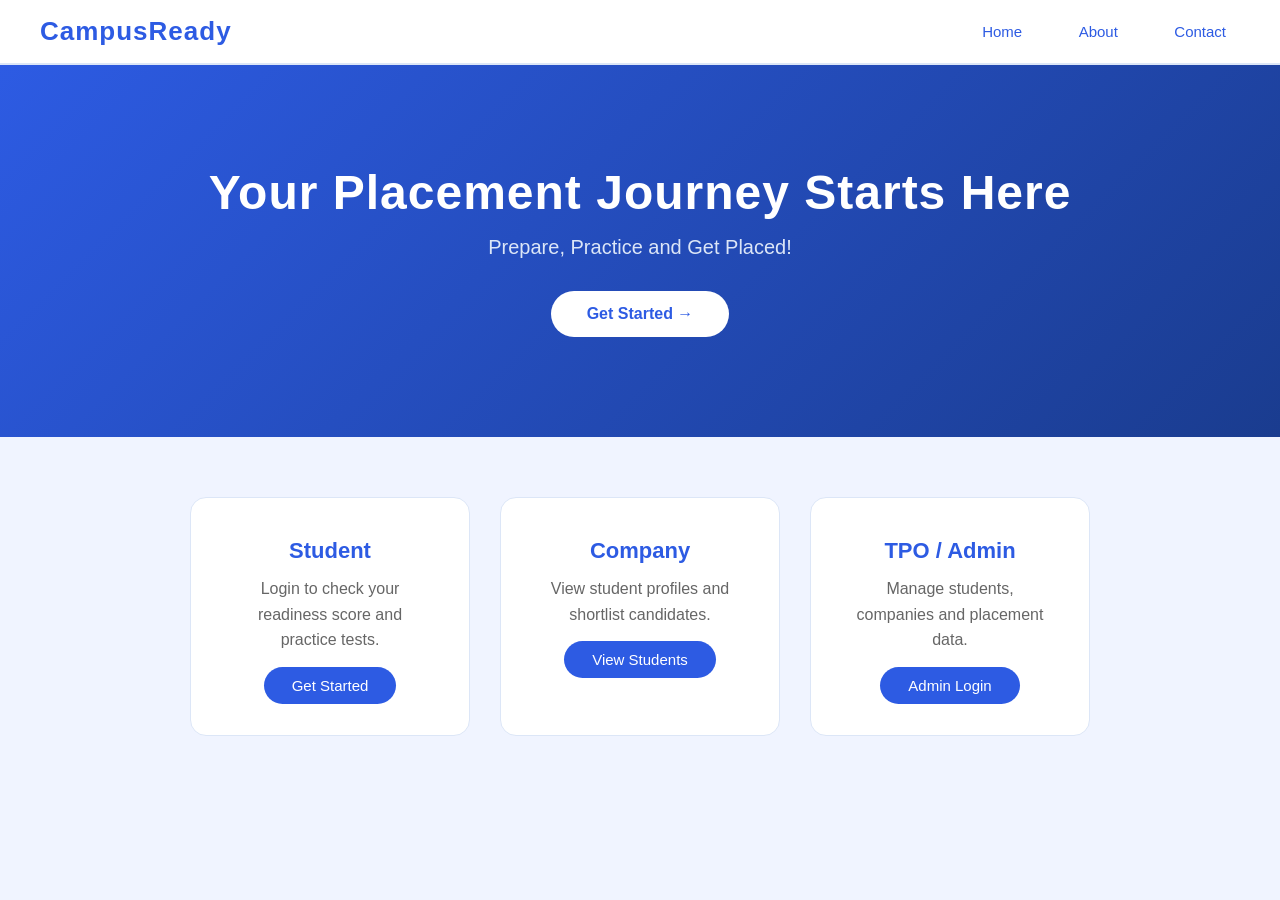
<file: index.html>
<!DOCTYPE html>
<html>
  <head>
    <meta charset="UTF-8">
    <title>CampusReady</title>
    <link rel="stylesheet" href="style.css">
  </head>
  <body>

    <!-- Navbar -->
    <div class="navbar">
      <h1 class="logo">CampusReady</h1>
      <div class="nav-links">
        <a href="#">Home</a>
        <a href="#">About</a>
        <a href="#">Contact</a>
      </div>
    </div>

    <!-- Hero Section -->
    <div class="hero">
      <h1>Your Placement Journey Starts Here</h1>
      <p>Prepare, Practice and Get Placed!</p>
      <a href="#login-section" class="hero-btn">Get Started →</a>
    </div>

    <!-- Cards Section -->
    <div id="login-section" class="cards">

      <div class="card">
        <h2>Student</h2>
        <p>Login to check your readiness score and practice tests.</p>
        <a href="student-login.html">Get Started</a>
      </div>

      <div class="card">
        <h2>Company</h2>
        <p>View student profiles and shortlist candidates.</p>
        <a href="company-login.html">View Students</a>
      </div>

      <div class="card">
        <h2>TPO / Admin</h2>
        <p>Manage students, companies and placement data.</p>
        <a href="admin-login.html">Admin Login</a>
      </div>

    </div>

    <style>
      html {
        scroll-behavior: smooth;
      }
    </style>

  </body>
</html>
</file>
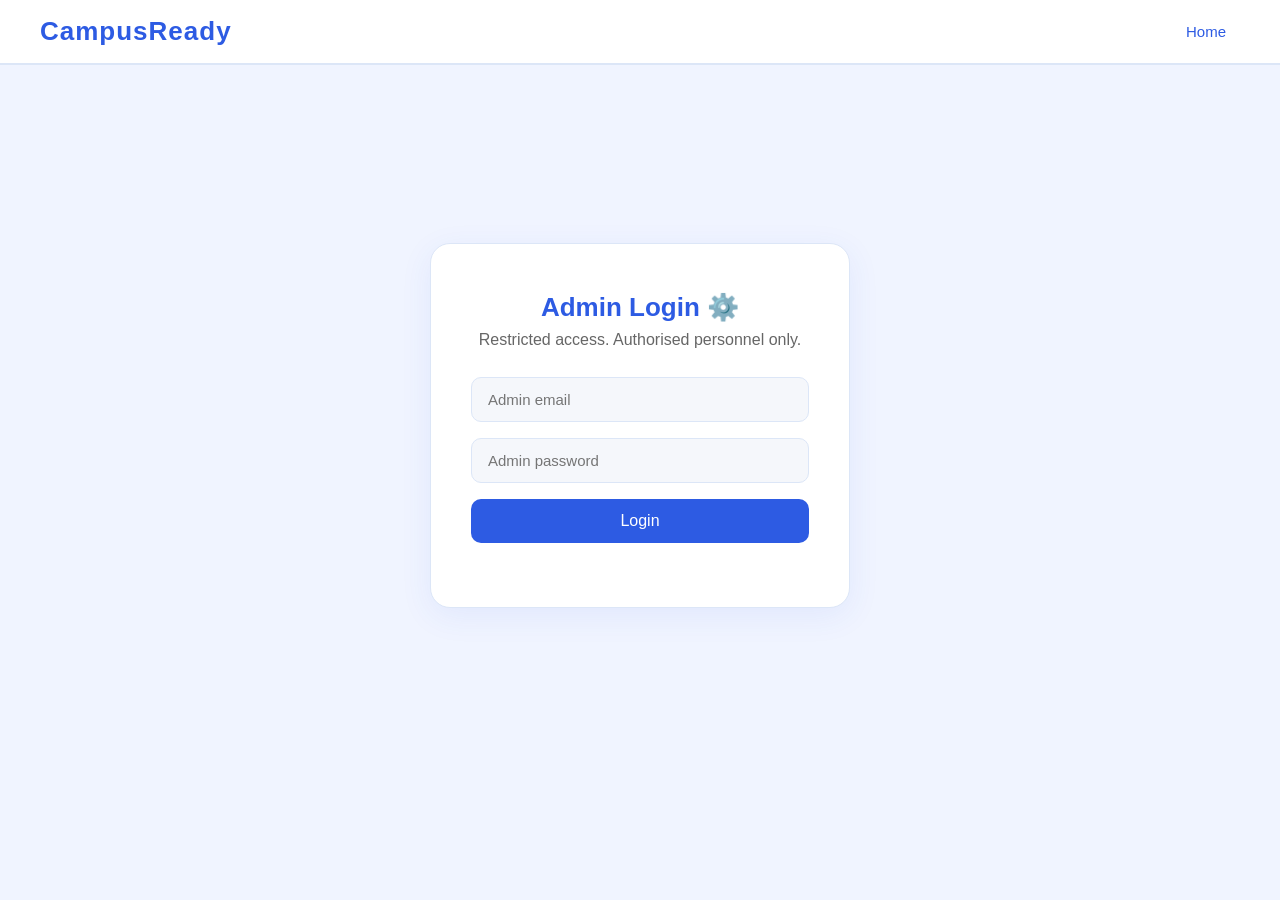
<file: admin-login.html>
<!DOCTYPE html>
<html>
  <head>
    <meta charset="UTF-8">
    <title>Admin Login - CampusReady</title>
    <link rel="stylesheet" href="style.css">
  </head>
  <body>

    <div class="navbar">
      <h1 class="logo">CampusReady</h1>
      <div class="nav-links">
        <a href="index.html">Home</a>
      </div>
    </div>

    <div class="form-container">
      <div class="form-box">
        <h2>Admin Login ⚙️</h2>
        <p>Restricted access. Authorised personnel only.</p>

        <input type="text"     id="email"    placeholder="Admin email"    class="input-field">
        <input type="password" id="password" placeholder="Admin password" class="input-field">

        <button class="btn" onclick="handleLogin()">Login</button>
        <p id="errorMsg" style="color:red; font-size:14px; margin-top:8px; display:none;"></p>
      </div>
    </div>

    <script src="api.js"></script>
    <script>
      async function handleLogin() {
        const email    = document.getElementById("email").value.trim();
        const password = document.getElementById("password").value;

        if (!email || !password) {
          showError("Please fill in all fields!");
          return;
        }

        try {
          const res = await AdminAPI.login({ email, password });
          saveToken(res.token);
          localStorage.setItem("userType", "admin");
          alert(res.message);
          window.location.href = "admin-panel.html";
        } catch (err) {
          showError(err.message);
        }
      }

      function showError(msg) {
        const el = document.getElementById("errorMsg");
        el.innerText     = msg;
        el.style.display = "block";
      }
    </script>

  </body>
</html>
</file>
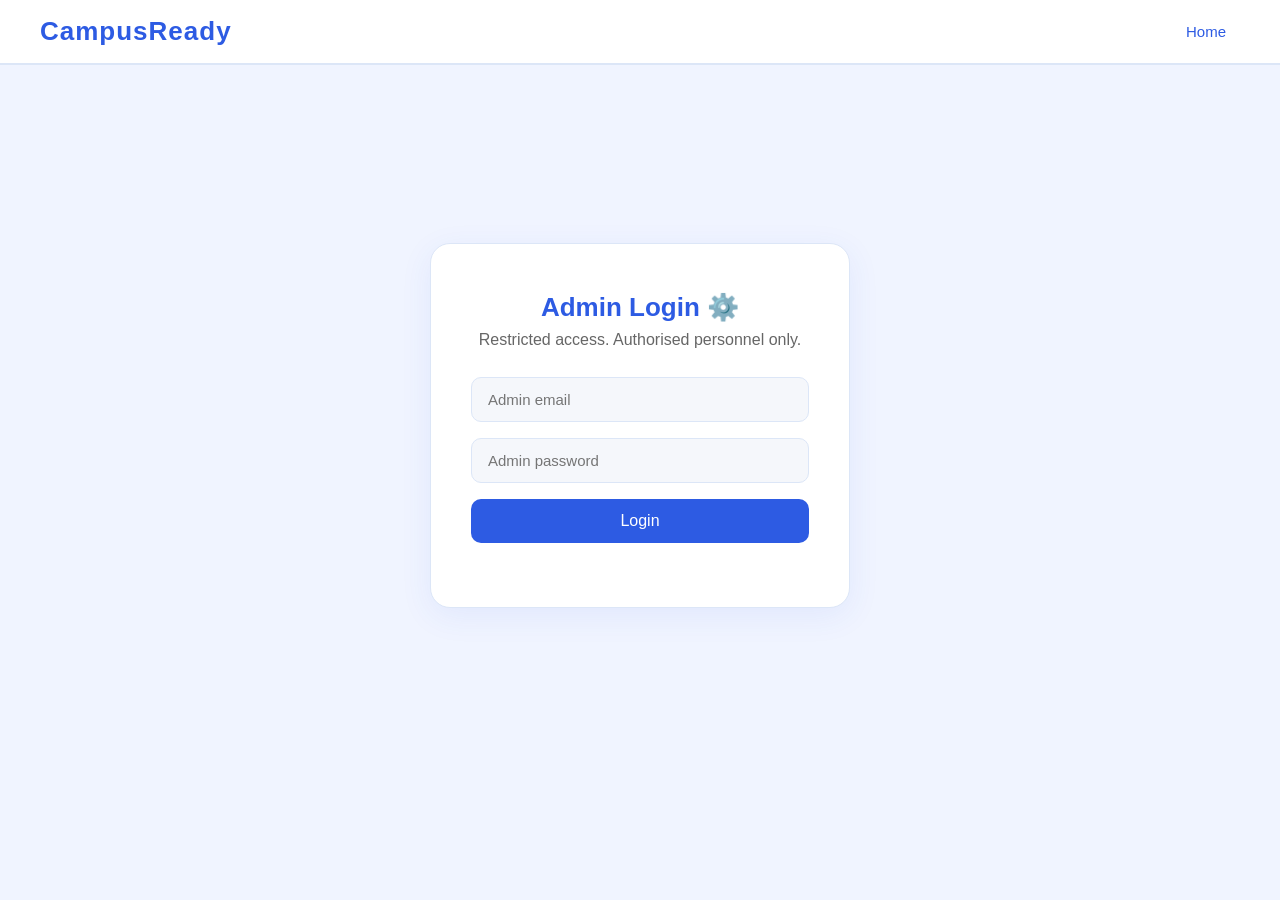
<file: admin-panel.html>
<!DOCTYPE html>
<html>
  <head>
    <meta charset="UTF-8">
    <title>Admin Panel - CampusReady</title>
    <link rel="stylesheet" href="style.css">
  </head>
  <body>

    <div class="navbar">
      <h1 class="logo">CampusReady</h1>
      <div class="nav-links">
        <a href="index.html">Home</a>
        <a href="#" onclick="logout()">Logout</a>
      </div>
    </div>

    <div class="dashboard-header">
      <h2>Admin Panel ⚙️</h2>
      <p>Manage students, companies and placement data.</p>
    </div>

    <!-- Stats -->
    <div class="cards">
      <div class="card">
        <h2>Total Students</h2>
        <div class="big-score" id="totalStudents">—</div>
        <p>Registered on platform</p>
      </div>
      <div class="card">
        <h2>Companies</h2>
        <div class="big-score" id="totalCompanies">—</div>
        <p>Actively recruiting</p>
      </div>
      <div class="card">
        <h2>Quizzes Taken</h2>
        <div class="big-score" id="totalQuizzes">—</div>
        <p>Total attempts</p>
      </div>
      <div class="card">
        <h2>Questions</h2>
        <div class="big-score" id="totalQuestions">—</div>
        <p>Active in question bank</p>
      </div>
    </div>

    <!-- Student Management -->
    <div class="skills-section">
      <h2>Student Management</h2>
      <div class="admin-table-wrap">
        <table class="admin-table" id="studentTable">
          <tr>
            <th>Name</th><th>Branch</th><th>CGPA</th><th>Score</th><th>Actions</th>
          </tr>
        </table>
        <p id="noStudents" style="text-align:center;padding:20px;color:#666;">Loading...</p>
      </div>
    </div>

    <!-- Company Management -->
    <div class="actions-section">
      <h2>Company Management</h2>
      <div class="admin-table-wrap">
        <table class="admin-table" id="companyTable">
          <tr>
            <th>Company</th><th>Industry</th><th>Contact Person</th><th>Actions</th>
          </tr>
        </table>
        <p id="noCompanies" style="text-align:center;padding:20px;color:#666;">Loading...</p>
      </div>
    </div>

    <!-- Quiz Management -->
    <div class="actions-section" style="margin:20px 40px 40px;">
      <h2>Quiz Management 📝</h2>
      <div style="padding:24px;">
        <div style="background:#f0f4ff;padding:24px;border-radius:12px;margin-bottom:24px;">
          <h3 style="color:#2d5be3;margin-bottom:16px;">Add New Question</h3>
          <select id="questionTopic" class="input-field" style="width:200px;margin-bottom:12px;">
            <option value="aptitude">Aptitude</option>
            <option value="reasoning">Reasoning</option>
            <option value="coding">Coding</option>
            <option value="communication">Communication</option>
          </select>
          <input type="text" id="questionText" placeholder="Enter question"  class="input-field">
          <input type="text" id="option1"      placeholder="Option 1"        class="input-field">
          <input type="text" id="option2"      placeholder="Option 2"        class="input-field">
          <input type="text" id="option3"      placeholder="Option 3"        class="input-field">
          <input type="text" id="option4"      placeholder="Option 4"        class="input-field">
          <select id="correctAnswer" class="input-field" style="width:200px;margin-bottom:12px;">
            <option value="0">Option 1 is correct</option>
            <option value="1">Option 2 is correct</option>
            <option value="2">Option 3 is correct</option>
            <option value="3">Option 4 is correct</option>
          </select>
          <button class="btn" style="width:200px;" onclick="addQuestion()">Add Question</button>
          <p id="qError" style="color:red;font-size:14px;display:none;margin-top:8px;"></p>
        </div>
        <div id="questionsList"></div>
      </div>
    </div>

    <!-- Edit Student Modal -->
    <div id="editModal" style="display:none;position:fixed;top:0;left:0;width:100%;height:100%;background:rgba(0,0,0,0.5);z-index:999;justify-content:center;align-items:center;">
      <div style="background:white;padding:40px;border-radius:16px;width:400px;">
        <h2 style="color:#2d5be3;margin-bottom:20px;">Edit Student</h2>
        <input type="hidden" id="editId">
        <input type="text" id="editName"   placeholder="Full Name" class="input-field">
        <input type="text" id="editBranch" placeholder="Branch"    class="input-field">
        <input type="text" id="editYear"   placeholder="Year"      class="input-field">
        <input type="text" id="editCgpa"   placeholder="CGPA"      class="input-field">
        <div style="display:flex;gap:12px;margin-top:8px;">
          <button class="btn" onclick="saveEdit()">Save Changes</button>
          <button class="btn" style="background:#666;" onclick="closeModal()">Cancel</button>
        </div>
      </div>
    </div>

    <script src="api.js"></script>
    <script>
      let adminStudents = {};

      // ── Auth guard ──────────────────────────────────
      window.onload = async function() {
        const token    = getToken();
        const userType = localStorage.getItem("userType");
        if (!token || userType !== "admin") {
          alert("Admin login required!");
          window.location.href = "admin-login.html";
          return;
        }
        await loadAll();
      };

      async function loadAll() {
        await loadStats();
        await loadStudents();
        await loadCompanies();
        await loadQuestions();
      }

      async function loadStats() {
        try {
          const res = await AdminAPI.stats();
          document.getElementById("totalStudents").innerText  = res.total_students;
          document.getElementById("totalCompanies").innerText = res.total_companies;
          document.getElementById("totalQuestions").innerText = res.total_questions;
          document.getElementById("totalQuizzes").innerText   = res.total_quizzes;
        } catch(e) { console.error(e); }
      }

      async function loadStudents() {
        try {
          const res   = await AdminAPI.students();
          const table = document.getElementById("studentTable");
          const noMsg = document.getElementById("noStudents");

          while (table.rows.length > 1) table.deleteRow(1);

          if (!res.students || res.students.length === 0) {
            noMsg.innerText = "No students registered yet.";
            noMsg.style.display = "block";
            return;
          }

          noMsg.style.display = "none";
          adminStudents = {};
          res.students.forEach(s => {
            adminStudents[s.id] = s;
            const row = table.insertRow();
            row.innerHTML = `
              <td>${esc(s.name)}</td>
              <td>${esc(s.branch)}</td>
              <td>${esc(s.cgpa)}</td>
              <td>${esc(s.readiness_score || 0)}%</td>
              <td>
                <a href="#" class="btn-edit">Edit</a>
                <a href="#" class="btn-delete">Delete</a>
              </td>`;
            row.querySelector(".btn-edit").addEventListener("click", (e) => { e.preventDefault(); editStudent(s.id); });
            row.querySelector(".btn-delete").addEventListener("click", (e) => { e.preventDefault(); deleteStudent(s.id); });
          });
        } catch(e) { console.error(e); }
      }

      async function loadCompanies() {
        try {
          const res   = await AdminAPI.companies();
          const table = document.getElementById("companyTable");
          const noMsg = document.getElementById("noCompanies");

          while (table.rows.length > 1) table.deleteRow(1);

          if (!res.companies || res.companies.length === 0) {
            noMsg.innerText = "No companies registered yet.";
            noMsg.style.display = "block";
            return;
          }

          noMsg.style.display = "none";
          res.companies.forEach(c => {
            const row = table.insertRow();
            row.innerHTML = `
              <td>${esc(c.company_name)}</td>
              <td>${esc(c.industry)}</td>
              <td>${esc(c.contact_person)}</td>
              <td><a href="#" class="btn-delete">Delete</a></td>`;
            row.querySelector(".btn-delete").addEventListener("click", (e) => { e.preventDefault(); deleteCompany(c.id); });
          });
        } catch(e) { console.error(e); }
      }

      async function loadQuestions() {
        try {
          const res       = await AdminAPI.allQuestions();
          const container = document.getElementById("questionsList");
          const topics    = ["aptitude","reasoning","coding","communication"];

          let html = "";
          topics.forEach(topic => {
            const qs = (res.questions || []).filter(q => q.topic === topic);
            if (qs.length > 0) {
              html += `<h3 style="color:#2d5be3;margin:20px 0 12px;">${topic.charAt(0).toUpperCase()+topic.slice(1)} (${qs.length})</h3>`;
              qs.forEach((q, i) => {
                html += `
                  <div style="background:white;border:1px solid #dce6f7;border-radius:10px;padding:16px;margin-bottom:10px;">
                    <p style="font-weight:bold;margin-bottom:8px;">${i+1}. ${esc(q.question)}</p>
                    <p style="color:#666;font-size:13px;">✅ Correct: Option ${Number(q.correct_answer)+1}: ${esc(q['option'+(Number(q.correct_answer)+1)])}</p>
                    <a href="#" class="btn-delete q-delete" data-id="${Number(q.id)}" style="margin-top:8px;display:inline-block;">Delete</a>
                  </div>`;
              });
            }
          });

          container.innerHTML = html || '<p style="color:#666;text-align:center;">No questions yet.</p>';
          container.querySelectorAll(".q-delete").forEach(btn => {
            btn.addEventListener("click", (e) => { e.preventDefault(); deleteQuestion(Number(btn.dataset.id)); });
          });
        } catch(e) { console.error(e); }
      }

      async function addQuestion() {
        const data = {
          topic          : document.getElementById("questionTopic").value,
          question       : document.getElementById("questionText").value.trim(),
          option1        : document.getElementById("option1").value.trim(),
          option2        : document.getElementById("option2").value.trim(),
          option3        : document.getElementById("option3").value.trim(),
          option4        : document.getElementById("option4").value.trim(),
          correct_answer : parseInt(document.getElementById("correctAnswer").value),
        };

        if (!data.question || !data.option1 || !data.option2 || !data.option3 || !data.option4) {
          showQError("Please fill in all fields!"); return;
        }

        try {
          await AdminAPI.addQuestion(data);
          ["questionText","option1","option2","option3","option4"].forEach(id => {
            document.getElementById(id).value = "";
          });
          await loadQuestions();
          await loadStats();
          alert("Question added!");
        } catch(e) { showQError(e.message); }
      }

      async function deleteQuestion(id) {
        if (!confirm("Delete this question?")) return;
        try {
          await AdminAPI.deleteQuestion(id);
          await loadQuestions();
          await loadStats();
        } catch(e) { alert(e.message); }
      }

      function editStudent(id) {
        const s = adminStudents[id];
        if (!s) return;
        document.getElementById("editId").value     = s.id;
        document.getElementById("editName").value   = s.name;
        document.getElementById("editBranch").value = s.branch;
        document.getElementById("editYear").value   = s.year;
        document.getElementById("editCgpa").value   = s.cgpa;
        document.getElementById("editModal").style.display = "flex";
      }

      async function saveEdit() {
        const id = document.getElementById("editId").value;
        const data = {
          name  : document.getElementById("editName").value.trim(),
          branch: document.getElementById("editBranch").value.trim(),
          year  : document.getElementById("editYear").value.trim(),
          cgpa  : document.getElementById("editCgpa").value.trim(),
        };
        try {
          await AdminAPI.updateStudent(id, data);
          closeModal();
          await loadStudents();
          alert("Student updated!");
        } catch(e) { alert(e.message); }
      }

      async function deleteStudent(id) {
        if (!confirm("Delete this student? This cannot be undone.")) return;
        try {
          await AdminAPI.deleteStudent(id);
          await loadStudents();
          await loadStats();
        } catch(e) { alert(e.message); }
      }

      async function deleteCompany(id) {
        if (!confirm("Delete this company?")) return;
        try {
          await AdminAPI.deleteCompany(id);
          await loadCompanies();
          await loadStats();
        } catch(e) { alert(e.message); }
      }

      function closeModal() {
        document.getElementById("editModal").style.display = "none";
      }

      function showQError(msg) {
        const el = document.getElementById("qError");
        el.innerText     = msg;
        el.style.display = "block";
      }

      function logout() {
        clearToken();
        window.location.href = "index.html";
      }
    </script>

  </body>
</html>
</file>
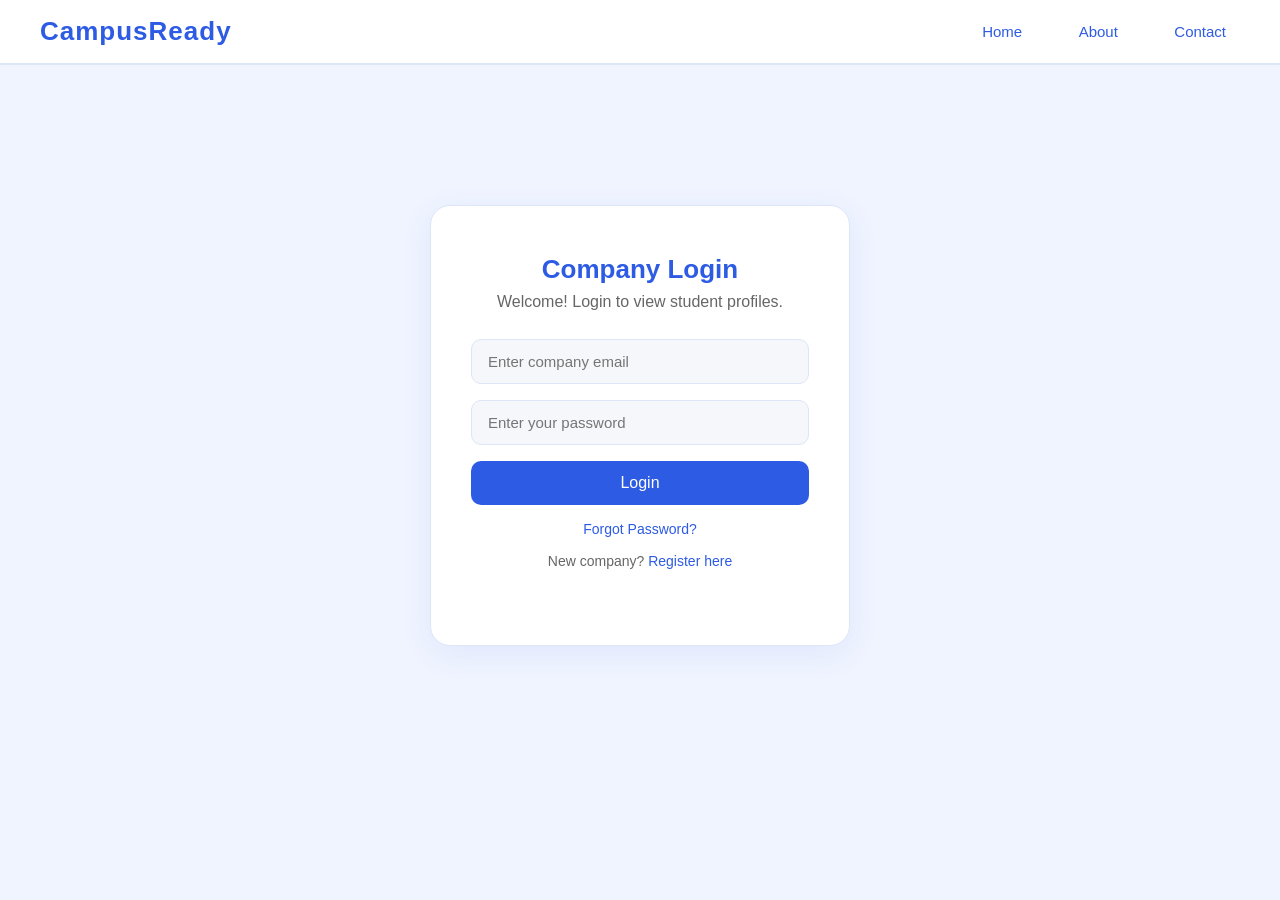
<file: company-login.html>
<!DOCTYPE html>
<html>
  <head>
    <meta charset="UTF-8">
    <title>Company Login - CampusReady</title>
    <link rel="stylesheet" href="style.css">
  </head>
  <body>

    <div class="navbar">
      <h1 class="logo">CampusReady</h1>
      <div class="nav-links">
        <a href="index.html">Home</a>
        <a href="#">About</a>
        <a href="#">Contact</a>
      </div>
    </div>

    <div class="form-container">
      <div class="form-box">
        <h2>Company Login</h2>
        <p>Welcome! Login to view student profiles.</p>

        <input type="text"     id="email"    placeholder="Enter company email"  class="input-field">
        <input type="password" id="password" placeholder="Enter your password"  class="input-field">

        <button class="btn" onclick="handleLogin()">Login</button>
        <p id="errorMsg" style="color:red; font-size:14px; display:none;"></p>

        <a href="#" class="forgot">Forgot Password?</a>
        <p class="register-link">New company? <a href="company-register.html">Register here</a></p>
      </div>
    </div>

    <script src="api.js"></script>
    <script>
      async function handleLogin() {
        const email    = document.getElementById("email").value.trim();
        const password = document.getElementById("password").value;

        if (!email || !password) {
          showError("Please fill in all fields!");
          return;
        }

        try {
          const res = await CompanyAPI.login({ email, password });

          saveToken(res.token);
          localStorage.setItem("userType", "company");
          localStorage.setItem("companyName", res.company.company_name);

          alert(res.message);
          window.location.href = "company-portal.html";
        } catch (err) {
          showError(err.message);
        }
      }

      function showError(msg) {
        const el = document.getElementById("errorMsg");
        el.innerText      = msg;
        el.style.display  = "block";
      }
    </script>

  </body>
</html>
</file>
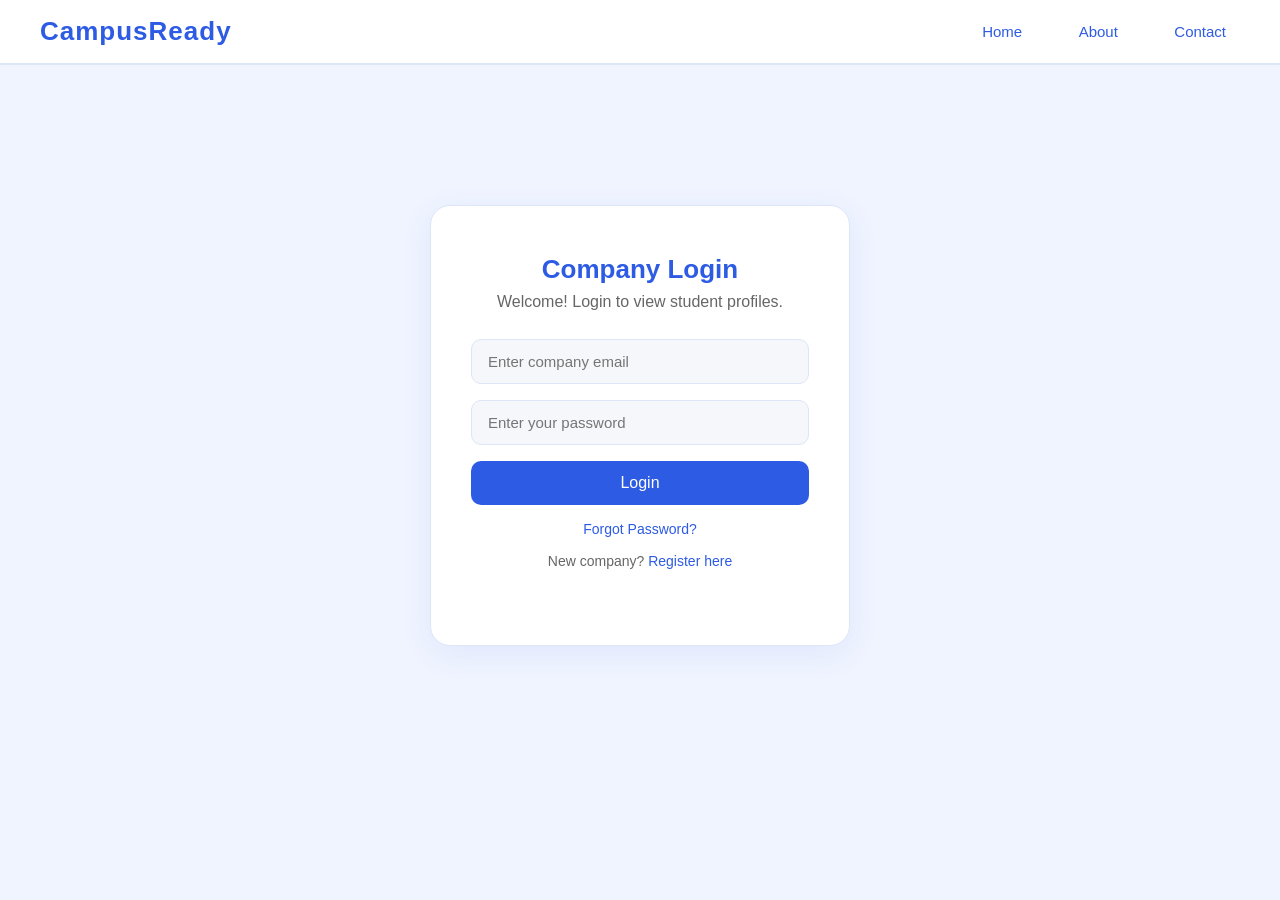
<file: company-portal.html>
<!DOCTYPE html>
<html>
  <head>
    <meta charset="UTF-8">
    <title>Company Portal - CampusReady</title>
    <link rel="stylesheet" href="style.css">
  </head>
  <body>

    <div class="navbar">
      <h1 class="logo">CampusReady</h1>
      <div class="nav-links">
        <a href="index.html">Home</a>
        <a href="#">Profile</a>
        <a href="#" onclick="logout()">Logout</a>
      </div>
    </div>

    <div class="dashboard-header">
      <h2>Company Portal 🏢</h2>
      <p>Browse and shortlist placement ready students.</p>
    </div>

    <div class="filter-section">
      <input type="text" id="searchName" placeholder="Search by name..." class="input-field" style="width:220px">
      <select id="filterBranch" class="input-field" style="width:180px">
        <option value="">All Branches</option>
        <option value="CSE">CSE</option>
        <option value="ECE">ECE</option>
        <option value="EEE">EEE</option>
        <option value="MECH">MECH</option>
      </select>
      <select id="filterYear" class="input-field" style="width:180px">
        <option value="">All Years</option>
        <option value="1st Year">1st Year</option>
        <option value="2nd Year">2nd Year</option>
        <option value="3rd Year">3rd Year</option>
        <option value="4th Year">4th Year</option>
      </select>
      <button class="btn" style="width:120px" onclick="loadStudents()">Search</button>
    </div>

    <!-- Student List -->
    <div class="student-list" id="studentList">
      <p style="text-align:center; color:#666;">Loading students...</p>
    </div>

    <!-- Shortlisted Students -->
    <div class="skills-section" style="margin: 0 40px 40px;">
      <h2>Shortlisted Students 📋</h2>
      <div id="shortlistedList" style="padding: 20px;">
        <p style="color:#666666; text-align:center;">Loading...</p>
      </div>
    </div>

    <script src="api.js"></script>
    <script>
      let shortlistedIds = new Set();
      let studentsById   = {};

      window.onload = async function () {
        if (!requireRole("company", "company-login.html")) return;
        await loadShortlisted();
        await loadStudents();
      };

      async function loadStudents() {
        const name   = document.getElementById("searchName").value.trim();
        const branch = document.getElementById("filterBranch").value;
        const year   = document.getElementById("filterYear").value;

        try {
          const res = await StudentAPI.all({ name, branch, year });
          if (!res) return;
          renderStudents(res.students);
        } catch (err) {
          const p = document.createElement("p");
          p.style.cssText = "color:red; text-align:center;";
          p.textContent = err.message;
          document.getElementById("studentList").replaceChildren(p);
        }
      }

      function renderStudents(students) {
        const container = document.getElementById("studentList");

        if (!students || students.length === 0) {
          container.innerHTML = '<p style="text-align:center; color:#666;">No students found.</p>';
          return;
        }

        studentsById = {};
        let html = "";
        students.forEach(s => {
          studentsById[s.id] = s;
          const done = shortlistedIds.has(s.id);
          html += `
            <div class="student-card">
              <div class="student-info">
                <h3>${esc(s.name)}</h3>
                <p>${esc(s.branch)} • ${esc(s.year)} • CGPA: ${esc(s.cgpa)}</p>
                <p>Aptitude: ${esc(s.aptitude_score)}% | Coding: ${esc(s.coding_score)}% | Communication: ${esc(s.communication_score)}% | Reasoning: ${esc(s.reasoning_score)}%</p>
              </div>
              <div class="student-score">
                <div class="score-badge">${esc(s.readiness_score)}%</div>
                <p>Readiness Score</p>
                <a href="#" class="btn-small" id="btn-${Number(s.id)}" data-id="${Number(s.id)}"
                   style="${done ? "background-color:#1D9E75; pointer-events:none;" : ""}">${done ? "Shortlisted ✓" : "Shortlist"}</a>
              </div>
            </div>
          `;
        });
        container.innerHTML = html;

        container.querySelectorAll("a.btn-small").forEach(btn => {
          btn.addEventListener("click", (e) => {
            e.preventDefault();
            shortlistStudent(Number(btn.dataset.id), btn);
          });
        });
      }

      async function shortlistStudent(studentId, btnEl) {
        const name = studentsById[studentId] ? studentsById[studentId].name : "Student";
        try {
          const res = await CompanyAPI.shortlist(studentId);
          if (!res) return;
          btnEl.innerText = "Shortlisted ✓";
          btnEl.style.backgroundColor = "#1D9E75";
          btnEl.style.pointerEvents   = "none";
          await loadShortlisted();
          alert(`${name} has been shortlisted!`);
        } catch (err) {
          alert(err.message);
        }
      }

      async function removeShortlist(studentId) {
        try {
          const res = await CompanyAPI.removeShortlist(studentId);
          if (!res) return;
          await loadShortlisted();
          await loadStudents();
        } catch (err) {
          alert(err.message);
        }
      }

      async function loadShortlisted() {
        try {
          const res = await CompanyAPI.shortlisted();
          if (!res) return;
          const container = document.getElementById("shortlistedList");
          shortlistedIds = new Set((res.shortlisted || []).map(s => s.id));

          if (!res.shortlisted || res.shortlisted.length === 0) {
            container.innerHTML = '<p style="color:#666666; text-align:center;">No students shortlisted yet.</p>';
            return;
          }

          let html = "";
          res.shortlisted.forEach(s => {
            html += `
              <div class="student-card" style="margin-bottom:12px">
                <div class="student-info">
                  <h3>${esc(s.name)}</h3>
                  <p>${esc(s.branch)} • CGPA: ${esc(s.cgpa)}</p>
                </div>
                <div class="student-score">
                  <div class="score-badge">${esc(s.readiness_score)}%</div>
                  <p>Readiness Score</p>
                  <span style="color:#1D9E75; font-weight:bold;">✓ Shortlisted</span>
                  <a href="#" class="btn-small btn-remove" data-id="${Number(s.id)}"
                     style="background-color:#e74c3c; margin-top:6px; display:inline-block;">Remove</a>
                </div>
              </div>
            `;
          });
          container.innerHTML = html;

          container.querySelectorAll("a.btn-remove").forEach(btn => {
            btn.addEventListener("click", (e) => {
              e.preventDefault();
              removeShortlist(Number(btn.dataset.id));
            });
          });
        } catch (err) {
          console.error(err);
        }
      }

      function logout() {
        clearToken();
        window.location.href = "index.html";
      }
    </script>

  </body>
</html>
</file>
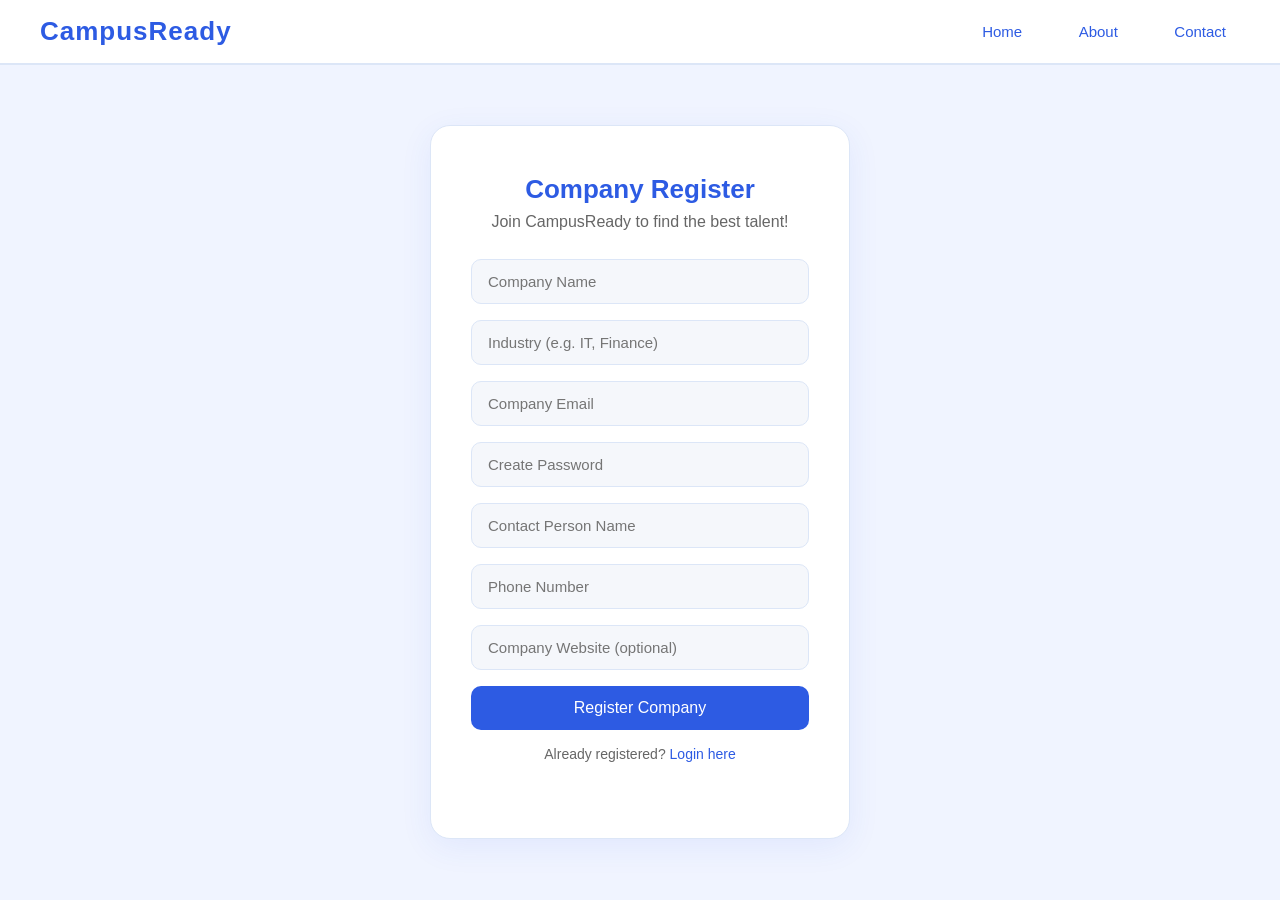
<file: company-register.html>
<!DOCTYPE html>
<html>
  <head>
    <meta charset="UTF-8">
    <title>Company Register - CampusReady</title>
    <link rel="stylesheet" href="style.css">
  </head>
  <body>

    <div class="navbar">
      <h1 class="logo">CampusReady</h1>
      <div class="nav-links">
        <a href="index.html">Home</a>
        <a href="#">About</a>
        <a href="#">Contact</a>
      </div>
    </div>

    <div class="form-container">
      <div class="form-box">
        <h2>Company Register</h2>
        <p>Join CampusReady to find the best talent!</p>

        <input type="text"     id="company_name"   placeholder="Company Name"                  class="input-field">
        <input type="text"     id="industry"        placeholder="Industry (e.g. IT, Finance)"   class="input-field">
        <input type="text"     id="email"           placeholder="Company Email"                 class="input-field">
        <input type="password" id="password"        placeholder="Create Password"               class="input-field">
        <input type="text"     id="contact_person"  placeholder="Contact Person Name"           class="input-field">
        <input type="text"     id="phone"           placeholder="Phone Number"                  class="input-field">
        <input type="text"     id="website"         placeholder="Company Website (optional)"    class="input-field">

        <button class="btn" onclick="handleRegister()">Register Company</button>
        <p id="errorMsg" style="color:red; font-size:14px; display:none;"></p>

        <p class="register-link">Already registered?
          <a href="company-login.html">Login here</a>
        </p>
      </div>
    </div>

    <script src="api.js"></script>
    <script>
      async function handleRegister() {
        const data = {
          company_name:   document.getElementById("company_name").value.trim(),
          industry:       document.getElementById("industry").value.trim(),
          email:          document.getElementById("email").value.trim(),
          password:       document.getElementById("password").value,
          contact_person: document.getElementById("contact_person").value.trim(),
          phone:          document.getElementById("phone").value.trim(),
          website:        document.getElementById("website").value.trim(),
        };

        const required = ['company_name','industry','email','password','contact_person','phone'];
        for (const field of required) {
          if (!data[field]) {
            showError("Please fill in all required fields!");
            return;
          }
        }

        try {
          const res = await CompanyAPI.register(data);
          alert(res.message);
          window.location.href = "company-login.html";
        } catch (err) {
          showError(err.message);
        }
      }

      function showError(msg) {
        const el = document.getElementById("errorMsg");
        el.innerText     = msg;
        el.style.display = "block";
      }
    </script>

  </body>
</html>
</file>
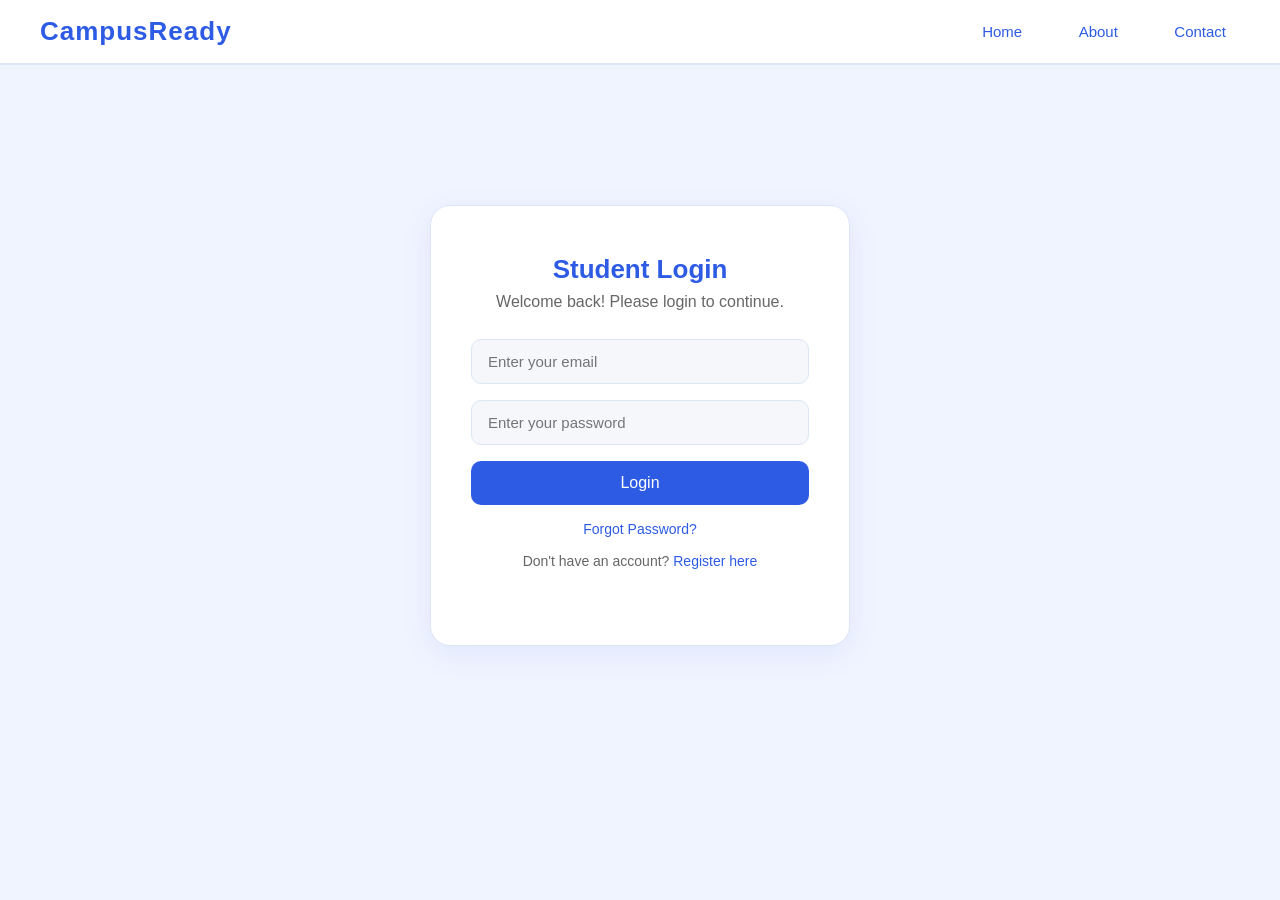
<file: quiz.html>
<!DOCTYPE html>
<html>
  <head>
    <meta charset="UTF-8">
    <title>Quiz - CampusReady</title>
    <link rel="stylesheet" href="style.css">
  </head>
  <body>

    <div class="navbar">
      <h1 class="logo">CampusReady</h1>
      <div class="nav-links">
        <a href="student-dashboard.html">Dashboard</a>
        <a href="#" onclick="logout()">Logout</a>
      </div>
    </div>

    <div class="form-container">
      <div class="quiz-box">

        <!-- Topic Selection -->
        <div id="topicScreen">
          <h2>Select Quiz Topic</h2>
          <p>Choose a topic to start your practice test!</p>
          <div class="topic-grid">
            <div class="topic-card" onclick="startQuiz('aptitude')">
              <div class="topic-icon">🧮</div>
              <h3>Aptitude</h3>
              <p>10 Questions</p>
            </div>
            <div class="topic-card" onclick="startQuiz('reasoning')">
              <div class="topic-icon">🧠</div>
              <h3>Reasoning</h3>
              <p>10 Questions</p>
            </div>
            <div class="topic-card" onclick="startQuiz('coding')">
              <div class="topic-icon">💻</div>
              <h3>Coding</h3>
              <p>10 Questions</p>
            </div>
            <div class="topic-card" onclick="startQuiz('communication')">
              <div class="topic-icon">🗣️</div>
              <h3>Communication</h3>
              <p>10 Questions</p>
            </div>
          </div>
        </div>

        <!-- Loading -->
        <div id="loadingScreen" style="display:none; text-align:center; padding:40px;">
          <p style="color:#2d5be3; font-size:18px;">Loading questions... ⏳</p>
        </div>

        <!-- Quiz Screen -->
        <div id="quizScreen" style="display:none">
          <div class="quiz-header">
            <span id="topicLabel"></span>
            <span id="timer" class="timer">⏱️ 30s</span>
          </div>
          <div class="question-progress">
            <span id="questionCount">Question 1 of 10</span>
          </div>
          <div class="progress-bar">
            <div class="progress-fill" id="progressFill" style="width:10%"></div>
          </div>
          <div class="question-box">
            <h3 id="questionText"></h3>
          </div>
          <div class="options-grid" id="optionsGrid"></div>
          <button class="btn" id="nextBtn" onclick="nextQuestion()" style="display:none">
            Next Question →
          </button>
        </div>

        <!-- Result Screen -->
        <div id="resultScreen" style="display:none">
          <div class="result-icon">🎉</div>
          <h2>Quiz Completed!</h2>
          <div class="big-score" id="finalScore"></div>
          <p id="resultMessage"></p>
          <div style="margin-top:24px; display:flex; gap:16px; justify-content:center;">
            <button class="btn" style="width:180px" onclick="retryQuiz()">Try Again</button>
            <a href="student-dashboard.html" class="btn" style="width:180px; display:block; text-align:center;">Dashboard</a>
          </div>
        </div>

      </div>
    </div>

    <script src="api.js"></script>
    <script>
      let currentTopic    = "";
      let questions       = [];        // fetched from API
      let currentQuestion = 0;
      let answers         = {};        // { question_id: selected_index }
      let timerInterval;
      let timeLeft        = 30;
      let answered        = false;

      window.onload = function () {
        requireRole("student", "student-login.html");
      };

      async function startQuiz(topic) {
        currentTopic    = topic;
        currentQuestion = 0;
        answers         = {};

        document.getElementById("topicScreen").style.display  = "none";
        document.getElementById("loadingScreen").style.display = "block";

        try {
          const res = await QuizAPI.questions(topic);
          if (!res) return;
          questions = res.questions;
          // Every question starts unanswered; a timed-out question stays null (counts as wrong)
          questions.forEach(q => { answers[q.id] = null; });

          document.getElementById("loadingScreen").style.display = "none";
          document.getElementById("quizScreen").style.display    = "block";
          document.getElementById("topicLabel").innerText        =
            topic.charAt(0).toUpperCase() + topic.slice(1) + " Quiz";

          showQuestion();
        } catch (err) {
          alert("Failed to load questions: " + err.message);
          document.getElementById("loadingScreen").style.display = "none";
          document.getElementById("topicScreen").style.display  = "block";
        }
      }

      function showQuestion() {
        answered = false;
        const q     = questions[currentQuestion];
        const total = questions.length;

        document.getElementById("questionText").innerText   = q.question;
        document.getElementById("questionCount").innerText  = `Question ${currentQuestion + 1} of ${total}`;
        document.getElementById("progressFill").style.width = `${((currentQuestion + 1) / total) * 100}%`;
        document.getElementById("nextBtn").style.display    = "none";

        // Build buttons with textContent so options like "<a>" show as text
        const grid = document.getElementById("optionsGrid");
        grid.innerHTML = "";
        q.options.forEach((opt, idx) => {
          const btn = document.createElement("button");
          btn.className   = "option-btn";
          btn.textContent = opt;
          btn.addEventListener("click", () => selectAnswer(idx));
          grid.appendChild(btn);
        });

        startTimer();
      }

      function startTimer() {
        clearInterval(timerInterval);
        timeLeft = 30;
        document.getElementById("timer").innerText = `⏱️ ${timeLeft}s`;
        timerInterval = setInterval(() => {
          timeLeft--;
          document.getElementById("timer").innerText = `⏱️ ${timeLeft}s`;
          if (timeLeft <= 0) {
            clearInterval(timerInterval);
            if (!answered) timeUp();
          }
        }, 1000);
      }

      function timeUp() {
        answered = true;
        document.getElementById("nextBtn").style.display = "block";
      }

      function selectAnswer(index) {
        if (answered) return;
        answered = true;
        clearInterval(timerInterval);

        // Record answer with question ID
        const q = questions[currentQuestion];
        answers[q.id] = index;

        const buttons = document.querySelectorAll(".option-btn");
        buttons[index].style.background = "#e74c3c";
        buttons[index].style.color      = "white";
        // We don't know the correct answer yet (server-side grading)
        // Just highlight chosen answer, reveal on result screen

        buttons.forEach(btn => btn.disabled = true);
        document.getElementById("nextBtn").style.display = "block";
      }

      function nextQuestion() {
        currentQuestion++;
        if (currentQuestion < questions.length) {
          showQuestion();
        } else {
          submitQuiz();
        }
      }

      async function submitQuiz() {
        clearInterval(timerInterval);
        document.getElementById("quizScreen").style.display   = "none";
        document.getElementById("loadingScreen").style.display = "block";
        document.getElementById("loadingScreen").querySelector("p").innerText = "Submitting quiz... ✅";

        try {
          const res = await QuizAPI.submit(currentTopic, answers);
          if (!res) return;

          document.getElementById("loadingScreen").style.display = "none";
          document.getElementById("resultScreen").style.display  = "block";

          document.getElementById("finalScore").innerText    = `${res.score}/${res.total} (${res.percent}%)`;
          document.getElementById("resultMessage").innerText = res.message;
        } catch (err) {
          alert("Failed to submit quiz: " + err.message);
          document.getElementById("loadingScreen").style.display = "none";
          document.getElementById("topicScreen").style.display  = "block";
        }
      }

      function retryQuiz() {
        document.getElementById("resultScreen").style.display = "none";
        document.getElementById("topicScreen").style.display  = "block";
      }

      function logout() {
        clearToken();
        window.location.href = "index.html";
      }
    </script>

  </body>
</html>
</file>
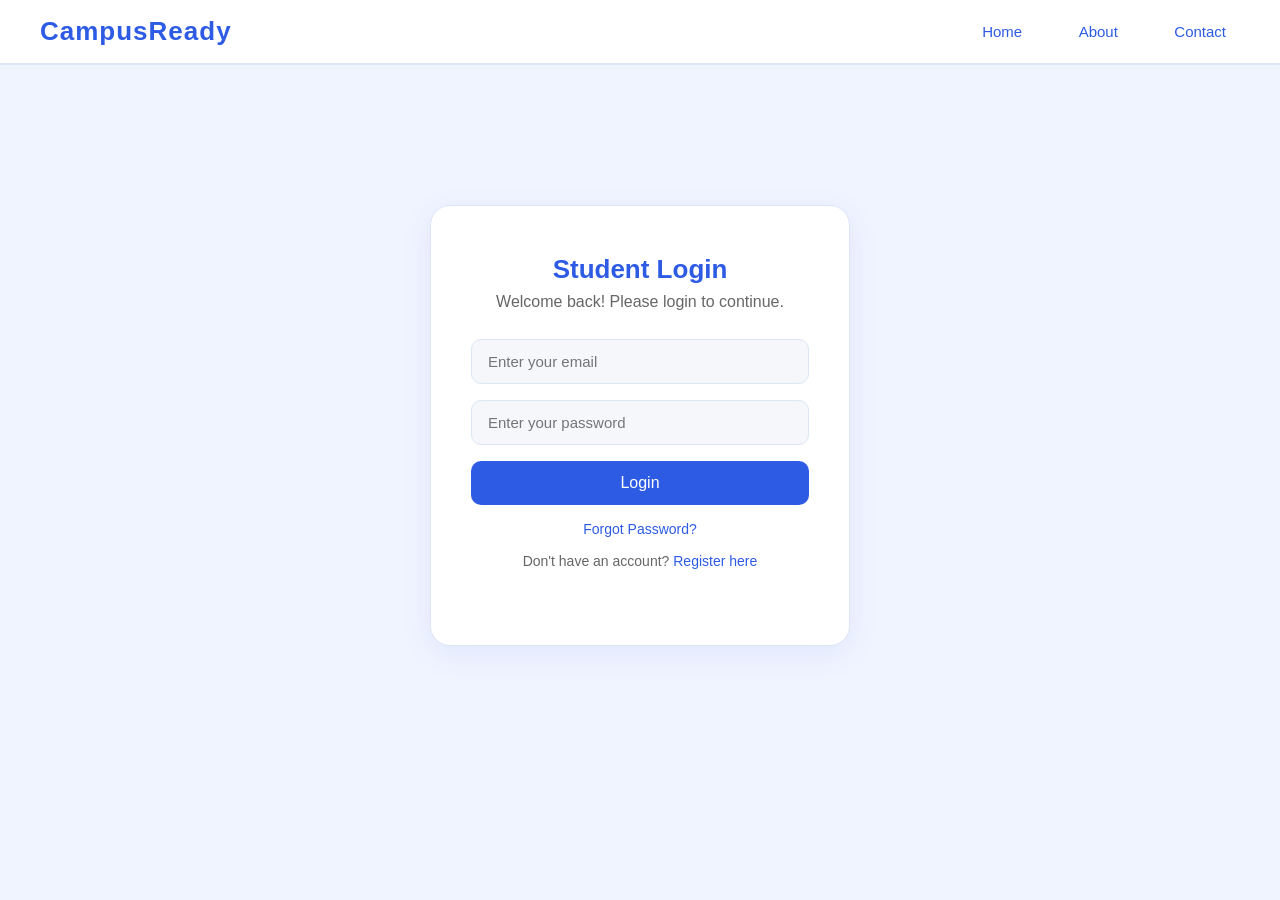
<file: student-dashboard.html>
<!DOCTYPE html>
<html>
  <head>
    <meta charset="UTF-8">
    <title>Student Dashboard - CampusReady</title>
    <link rel="stylesheet" href="style.css">
  </head>
  <body>

    <div class="navbar">
      <h1 class="logo">CampusReady</h1>
      <div class="nav-links">
        <a href="index.html">Home</a>
        <a href="#">Profile</a>
        <a href="#" onclick="logout()">Logout</a>
      </div>
    </div>

    <div class="dashboard-header">
      <h2 id="welcomeName">Welcome back! 👋</h2>
      <p id="studentCollege"></p>
      <p>Branch: <span id="studentBranch"></span> |
         Year: <span id="studentYear"></span> |
         CGPA: <span id="studentCGPA"></span>
      </p>
    </div>

    <div class="cards">
      <div class="card">
        <h2>Readiness Score</h2>
        <div class="big-score" id="readinessScore">0%</div>
        <p>Take quizzes to improve!</p>
      </div>
      <div class="card">
        <h2>College Rank</h2>
        <div class="big-score">#--</div>
        <p>Out of all students</p>
      </div>
      <div class="card">
        <h2>Tests Completed</h2>
        <div class="big-score" id="quizzesTaken">0</div>
        <p>Keep practicing!</p>
      </div>
    </div>

    <div class="skills-section">
      <h2>Your Skill Levels</h2>
      <div class="skill-row">
        <span class="skill-name">Aptitude</span>
        <div class="skill-bar"><div class="skill-fill" id="aptitudeBar" style="width:0%">0%</div></div>
        <span id="aptitudeScore">0%</span>
      </div>
      <div class="skill-row">
        <span class="skill-name">Coding</span>
        <div class="skill-bar"><div class="skill-fill" id="codingBar" style="width:0%">0%</div></div>
        <span id="codingScore">0%</span>
      </div>
      <div class="skill-row">
        <span class="skill-name">Communication</span>
        <div class="skill-bar"><div class="skill-fill" id="communicationBar" style="width:0%">0%</div></div>
        <span id="communicationScore">0%</span>
      </div>
      <div class="skill-row">
        <span class="skill-name">Reasoning</span>
        <div class="skill-bar"><div class="skill-fill" id="reasoningBar" style="width:0%">0%</div></div>
        <span id="reasoningScore">0%</span>
      </div>
    </div>

    <div class="actions-section">
      <h2>Quick Actions</h2>
      <div class="cards">
        <div class="card">
          <h2>Take a Test</h2>
          <p>Practice aptitude and coding tests.</p>
          <a href="quiz.html" class="btn-small">Start Now</a>
        </div>
        <div class="card">
          <h2>View Rankings</h2>
          <p>See where you stand among peers.</p>
          <a href="company-portal.html" class="btn-small">View</a>
        </div>
      </div>
    </div>

    <script src="api.js"></script>
    <script>
      window.onload = async function () {
        if (!requireRole("student", "student-login.html")) return;

        try {
          const res = await StudentAPI.dashboard();
          if (!res) return;
          const s = res.student;

          document.getElementById("welcomeName").innerText    = `Welcome back, ${s.name}! 👋`;
          document.getElementById("studentCollege").innerText = s.college;
          document.getElementById("studentBranch").innerText  = s.branch;
          document.getElementById("studentYear").innerText    = s.year;
          document.getElementById("studentCGPA").innerText    = s.cgpa;

          document.getElementById("readinessScore").innerText = (s.readiness_score || 0) + "%";
          document.getElementById("quizzesTaken").innerText   = s.quizzes_taken || 0;

          updateSkillBar("aptitudeBar",       "aptitudeScore",       s.aptitude_score       || 0);
          updateSkillBar("codingBar",          "codingScore",         s.coding_score         || 0);
          updateSkillBar("communicationBar",   "communicationScore",  s.communication_score  || 0);
          updateSkillBar("reasoningBar",       "reasoningScore",      s.reasoning_score      || 0);

        } catch (err) {
          console.error("Dashboard error:", err);
          // Show the real problem instead of made-up profile values
          document.getElementById("welcomeName").innerText = "Could not load your dashboard: " + err.message;
          ["studentCollege", "studentBranch", "studentYear", "studentCGPA"].forEach(id => {
            document.getElementById(id).innerText = "--";
          });
        }
      };

      function updateSkillBar(barId, scoreId, value) {
        document.getElementById(barId).style.width = value + "%";
        document.getElementById(barId).innerText   = value + "%";
        document.getElementById(scoreId).innerText = value + "%";
      }

      function logout() {
        clearToken();
        window.location.href = "index.html";
      }
    </script>

  </body>
</html>
</file>
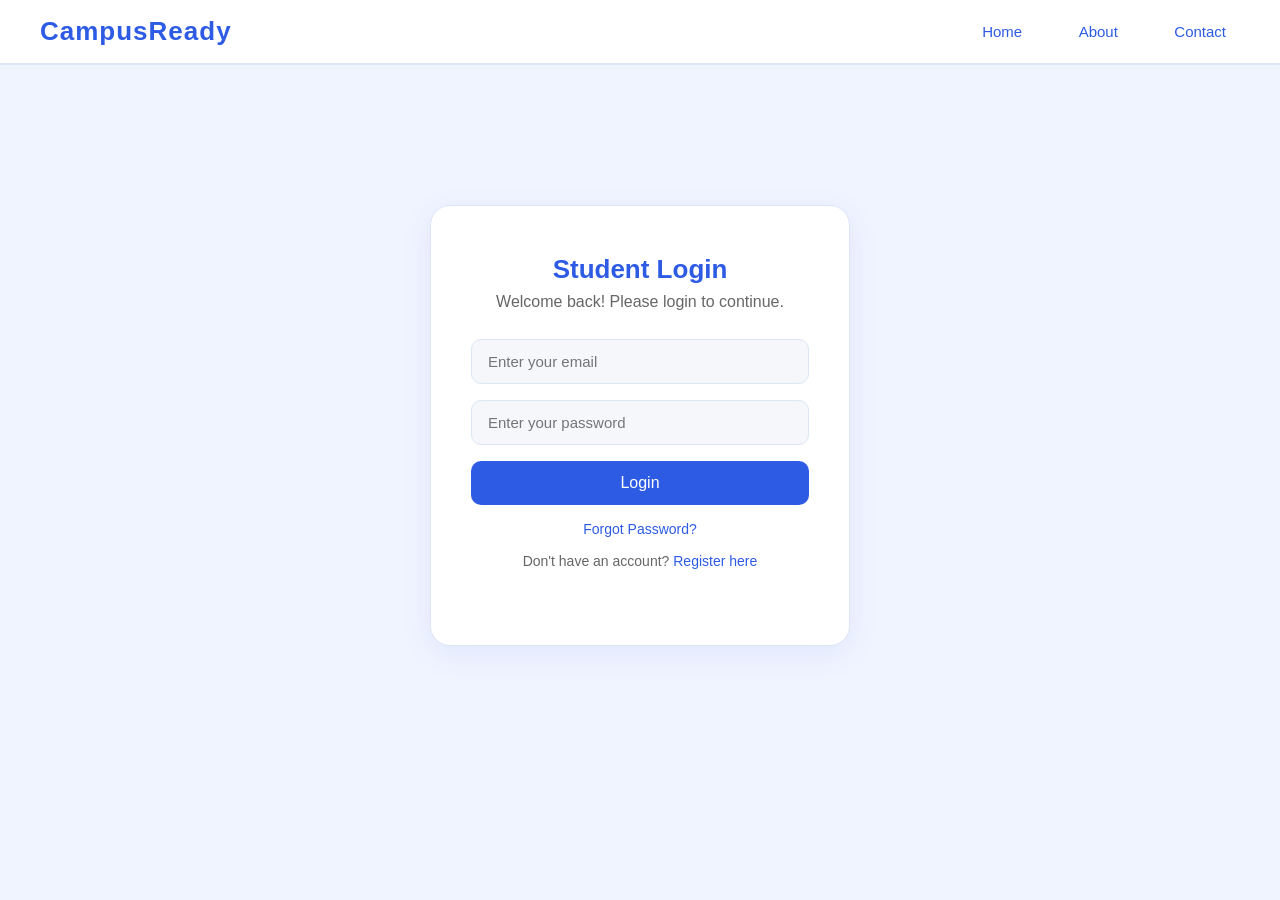
<file: student-login.html>
<!DOCTYPE html>
<html>
  <head>
    <meta charset="UTF-8">
    <title>Student Login - CampusReady</title>
    <link rel="stylesheet" href="style.css">
  </head>
  <body>

    <div class="navbar">
      <h1 class="logo">CampusReady</h1>
      <div class="nav-links">
        <a href="index.html">Home</a>
        <a href="#">About</a>
        <a href="#">Contact</a>
      </div>
    </div>

    <div class="form-container">
      <div class="form-box">
        <h2>Student Login</h2>
        <p>Welcome back! Please login to continue.</p>

        <input type="text"     id="email"    placeholder="Enter your email"    class="input-field">
        <input type="password" id="password" placeholder="Enter your password" class="input-field">

        <button class="btn" onclick="handleLogin()">Login</button>
        <p id="errorMsg" style="color:red; font-size:14px; display:none;"></p>

        <a href="#" class="forgot">Forgot Password?</a>
        <p class="register-link">Don't have an account?
          <a href="student-register.html">Register here</a>
        </p>
      </div>
    </div>

    <script src="api.js"></script>
    <script>
      async function handleLogin() {
        const email    = document.getElementById("email").value.trim();
        const password = document.getElementById("password").value;

        if (!email || !password) {
          showError("Please fill in all fields!");
          return;
        }

        try {
          const res = await StudentAPI.login({ email, password });

          // Save JWT token and user info
          saveToken(res.token);
          localStorage.setItem("userType", "student");
          localStorage.setItem("studentName", res.student.name);

          alert(res.message);
          window.location.href = "student-dashboard.html";
        } catch (err) {
          showError(err.message);
        }
      }

      function showError(msg) {
        const el = document.getElementById("errorMsg");
        el.innerText = msg;
        el.style.display = "block";
      }
    </script>

  </body>
</html>
</file>
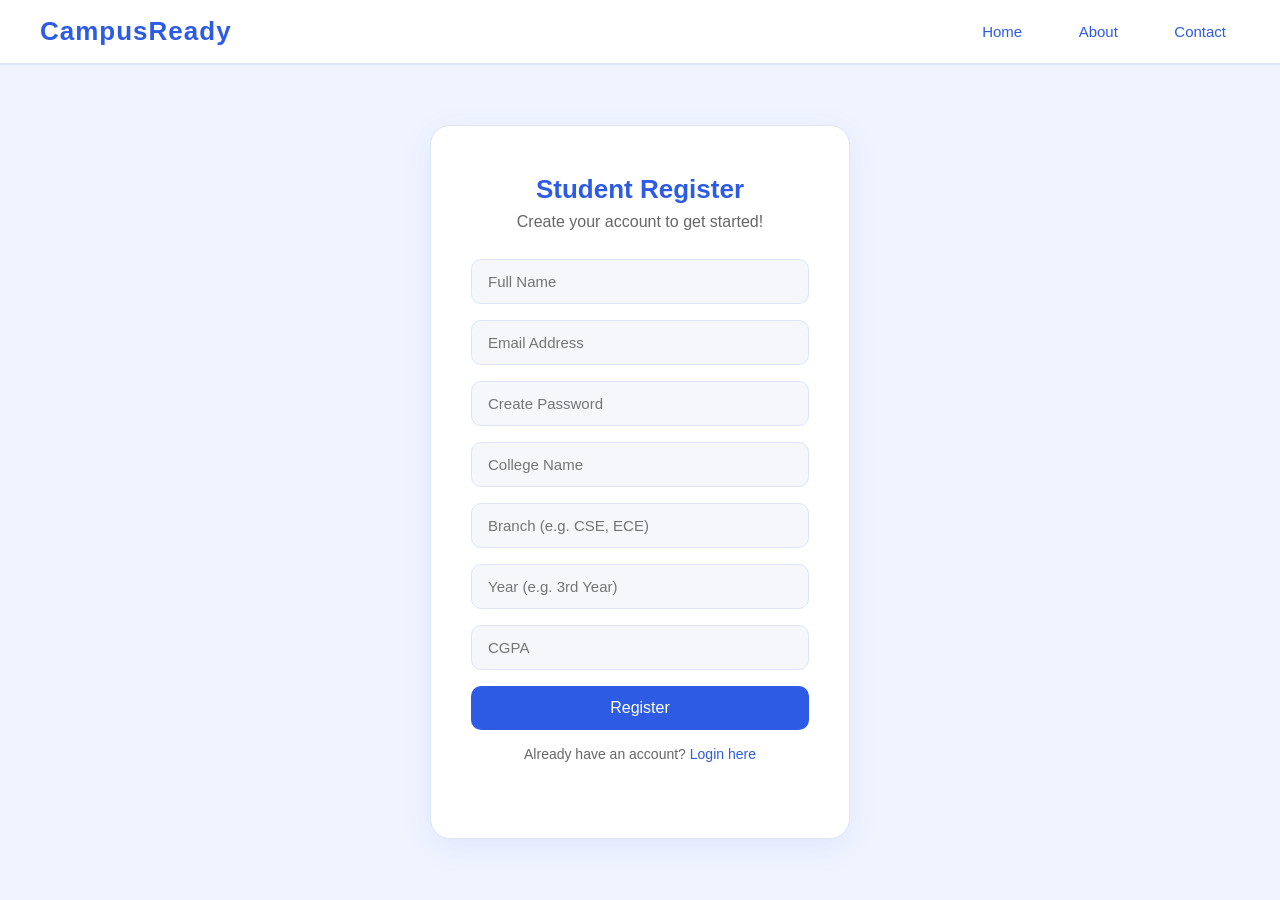
<file: student-register.html>
<!DOCTYPE html>
<html>
  <head>
    <meta charset="UTF-8">
    <title>Student Register - CampusReady</title>
    <link rel="stylesheet" href="style.css">
  </head>
  <body>

    <div class="navbar">
      <h1 class="logo">CampusReady</h1>
      <div class="nav-links">
        <a href="index.html">Home</a>
        <a href="#">About</a>
        <a href="#">Contact</a>
      </div>
    </div>

    <div class="form-container">
      <div class="form-box">
        <h2>Student Register</h2>
        <p>Create your account to get started!</p>

        <input type="text"     id="name"     placeholder="Full Name"               class="input-field">
        <input type="text"     id="email"    placeholder="Email Address"            class="input-field">
        <input type="password" id="password" placeholder="Create Password"          class="input-field">
        <input type="text"     id="college"  placeholder="College Name"             class="input-field">
        <input type="text"     id="branch"   placeholder="Branch (e.g. CSE, ECE)"  class="input-field">
        <input type="text"     id="year"     placeholder="Year (e.g. 3rd Year)"     class="input-field">
        <input type="text"     id="cgpa"     placeholder="CGPA"                     class="input-field">

        <button class="btn" onclick="handleRegister()">Register</button>
        <p id="errorMsg" style="color:red; font-size:14px; display:none;"></p>

        <p class="register-link">Already have an account?
          <a href="student-login.html">Login here</a>
        </p>
      </div>
    </div>

    <script src="api.js"></script>
    <script>
      async function handleRegister() {
        const name     = document.getElementById("name").value.trim();
        const email    = document.getElementById("email").value.trim();
        const password = document.getElementById("password").value;
        const college  = document.getElementById("college").value.trim();
        const branch   = document.getElementById("branch").value.trim();
        const year     = document.getElementById("year").value.trim();
        const cgpa     = document.getElementById("cgpa").value.trim();

        if (!name || !email || !password || !college || !branch || !year || !cgpa) {
          showError("Please fill in all fields!");
          return;
        }

        try {
          const res = await StudentAPI.register({ name, email, password, college, branch, year, cgpa });
          alert(res.message);
          window.location.href = "student-login.html";
        } catch (err) {
          showError(err.message);
        }
      }

      function showError(msg) {
        const el = document.getElementById("errorMsg");
        el.innerText = msg;
        el.style.display = "block";
      }
    </script>

  </body>
</html>
</file>
<file: style.css>
* {
    margin: 0;
    padding: 0;
    box-sizing: border-box;
  }
  
  body {
    font-family: 'Segoe UI', Arial, sans-serif;
    background-color: #f0f4ff;
    color: #333333;
  }
  
  /* Navbar */
  .navbar {
    background-color: #ffffff;
    padding: 16px 40px;
    display: flex;
    justify-content: space-between;
    align-items: center;
    border-bottom: 2px solid #dce6f7;
    position: sticky;
    top: 0;
    z-index: 100;
  }
  
  .logo {
    color: #2d5be3;
    font-size: 26px;
    letter-spacing: 1px;
  }
  
  .nav-links a {
    color: #2d5be3;
    text-decoration: none;
    margin-left: 24px;
    font-size: 15px;
    font-weight: 500;
    padding: 6px 14px;
    border-radius: 20px;
    transition: background 0.2s;
  }
  
  .nav-links a:hover {
    background-color: #e8eef9;
  }
  
  /* Hero */
  .hero {
    text-align: center;
    padding: 100px 20px;
    background: linear-gradient(135deg, #2d5be3, #1a3c8f);
    color: white;
  }
  
  .hero h1 {
    font-size: 48px;
    margin-bottom: 16px;
    letter-spacing: 1px;
  }
  
  .hero p {
    font-size: 20px;
    color: #dce6f7;
    margin-bottom: 32px;
  }
  
  .hero-btn {
    background-color: white;
    color: #2d5be3;
    padding: 14px 36px;
    border-radius: 30px;
    text-decoration: none;
    font-size: 16px;
    font-weight: bold;
    display: inline-block;
  }
  
  /* Cards */
  .cards {
    display: flex;
    justify-content: center;
    gap: 30px;
    padding: 60px 20px;
    flex-wrap: wrap;
  }
  
  .card {
    background-color: white;
    padding: 40px;
    border-radius: 16px;
    width: 280px;
    text-align: center;
    border: 1px solid #dce6f7;
    transition: transform 0.2s, box-shadow 0.2s;
  }
  
  .card:hover {
    transform: translateY(-6px);
    box-shadow: 0 12px 24px rgba(45,91,227,0.12);
  }
  
  .card h2 {
    color: #2d5be3;
    margin-bottom: 12px;
    font-size: 22px;
  }
  
  .card p {
    color: #666666;
    margin-bottom: 24px;
    line-height: 1.6;
  }
  
  .card a {
    background-color: #2d5be3;
    color: white;
    padding: 10px 28px;
    border-radius: 30px;
    text-decoration: none;
    font-size: 15px;
    font-weight: 500;
  }
  
  /* Form */
  .form-container {
    display: flex;
    justify-content: center;
    align-items: center;
    padding: 60px 20px;
    min-height: 80vh;
  }
  
  .form-box {
    background-color: white;
    padding: 48px 40px;
    border-radius: 20px;
    width: 420px;
    text-align: center;
    border: 1px solid #dce6f7;
    box-shadow: 0 8px 32px rgba(45,91,227,0.08);
  }
  
  .form-box h2 {
    color: #2d5be3;
    margin-bottom: 8px;
    font-size: 26px;
  }
  
  .form-box p {
    color: #666666;
    margin-bottom: 28px;
  }
  
  .input-field {
    width: 100%;
    padding: 13px 16px;
    margin-bottom: 16px;
    border: 1.5px solid #dce6f7;
    border-radius: 10px;
    font-size: 15px;
    background-color: #f5f7fb;
    transition: border 0.2s;
  }
  
  .input-field:focus {
    outline: none;
    border-color: #2d5be3;
    background-color: white;
  }
  
  .btn {
    width: 100%;
    padding: 13px;
    background-color: #2d5be3;
    color: white;
    border: none;
    border-radius: 10px;
    font-size: 16px;
    cursor: pointer;
    margin-bottom: 16px;
    font-weight: 500;
    transition: background 0.2s;
  }
  
  .btn:hover {
    background-color: #1a3c8f;
  }
  
  .forgot {
    display: block;
    color: #2d5be3;
    margin-bottom: 16px;
    text-decoration: none;
    font-size: 14px;
  }
  
  .register-link {
    color: #666666;
    font-size: 14px;
  }
  
  .register-link a {
    color: #2d5be3;
    text-decoration: none;
    font-weight: 500;
  }
  
  /* Dashboard */
  .dashboard-header {
    text-align: center;
    padding: 48px 20px 24px;
  }
  
  .dashboard-header h2 {
    color: #2d5be3;
    font-size: 30px;
    margin-bottom: 8px;
  }
  
  .dashboard-header p {
    color: #666666;
    font-size: 16px;
  }
  
  .big-score {
    font-size: 48px;
    font-weight: bold;
    color: #2d5be3;
    margin: 12px 0;
  }
  
  /* Skills Section */
  .skills-section {
    background-color: white;
    margin: 20px 40px;
    padding: 0px;
    border-radius: 16px;
    overflow: hidden;
    border: 1px solid #dce6f7;
    box-shadow: 0 4px 16px rgba(45,91,227,0.06);
  }
  
  .skills-section h2 {
    color: white;
    background: linear-gradient(135deg, #2d5be3, #1a3c8f);
    margin: 0;
    padding: 18px 24px;
    font-size: 20px;
  }
  
  .skill-row {
    display: flex;
    align-items: center;
    gap: 16px;
    border-bottom: 1px solid #f0f4ff;
    padding: 14px 24px;
  }
  
  .skill-name {
    width: 140px;
    font-size: 15px;
    color: #444444;
    font-weight: 500;
  }
  
  .skill-bar {
    flex: 1;
    background-color: #e8eef9;
    border-radius: 20px;
    height: 26px;
    overflow: hidden;
  }
  
  .skill-fill {
    height: 100%;
    background: linear-gradient(90deg, #2d5be3, #5b7ff0);
    border-radius: 20px;
    color: white;
    font-size: 12px;
    font-weight: 500;
    display: flex;
    align-items: center;
    justify-content: flex-end;
    padding-right: 10px;
  }
  
  /* Actions Section */
  .actions-section {
    background-color: white;
    margin: 20px 40px 40px;
    padding: 0px;
    border-radius: 16px;
    overflow: hidden;
    border: 1px solid #dce6f7;
    box-shadow: 0 4px 16px rgba(45,91,227,0.06);
  }
  
  .actions-section h2 {
    color: white;
    background: linear-gradient(135deg, #2d5be3, #1a3c8f);
    padding: 18px 24px;
    font-size: 20px;
    margin: 0;
  }
  
  .actions-section .cards {
    padding: 24px;
  }
  
  .btn-small {
    background-color: #2d5be3;
    color: white;
    padding: 10px 24px;
    border-radius: 30px;
    text-decoration: none;
    font-size: 14px;
    font-weight: 500;
  }
  .btn:hover {
    transform: translateY(-2px);
    box-shadow: 0 6px 16px rgba(45,91,227,0.2);
  }
  
  .btn-small:hover {
    transform: translateY(-2px);
    box-shadow: 0 6px 16px rgba(45,91,227,0.2);
  }
  
  .hero-btn:hover {
    transform: translateY(-2px);
    box-shadow: 0 6px 16px rgba(255,255,255,0.3);
  }
  
  .card a:hover {
    transform: translateY(-2px);
    box-shadow: 0 6px 16px rgba(45,91,227,0.2);
  }
  /* Filter Section */
.filter-section {
  display: flex;
  gap: 16px;
  padding: 24px 40px;
  align-items: center;
  background-color: white;
  border-bottom: 1px solid #dce6f7;
  flex-wrap: wrap;
}

/* Student List */
.student-list {
  padding: 30px 40px;
  display: flex;
  flex-direction: column;
  gap: 16px;
}

.student-card {
  background-color: white;
  border-radius: 16px;
  border: 1px solid #dce6f7;
  padding: 24px 30px;
  display: flex;
  justify-content: space-between;
  align-items: center;
  transition: transform 0.2s, box-shadow 0.2s;
}

.student-card:hover {
  transform: translateY(-4px);
  box-shadow: 0 8px 24px rgba(45,91,227,0.10);
}

.student-info h3 {
  color: #2d5be3;
  font-size: 20px;
  margin-bottom: 6px;
}

.student-info p {
  color: #666666;
  font-size: 14px;
  margin-bottom: 4px;
}

.student-score {
  text-align: center;
}

.score-badge {
  font-size: 36px;
  font-weight: bold;
  color: #2d5be3;
  margin-bottom: 4px;
}

.student-score p {
  color: #666666;
  font-size: 13px;
  margin-bottom: 12px;
}
/* Admin Table */
.admin-table-wrap {
  padding: 20px 24px;
}

.admin-table {
  width: 100%;
  border-collapse: collapse;
}

.admin-table th {
  background-color: #f0f4ff;
  color: #2d5be3;
  padding: 12px 16px;
  text-align: left;
  font-size: 14px;
}

.admin-table td {
  padding: 12px 16px;
  border-bottom: 1px solid #dce6f7;
  color: #444444;
  font-size: 14px;
}

.btn-edit {
  background-color: #2d5be3;
  color: white;
  padding: 6px 14px;
  border-radius: 6px;
  text-decoration: none;
  font-size: 13px;
  margin-right: 8px;
}

.btn-delete {
  background-color: #e74c3c;
  color: white;
  padding: 6px 14px;
  border-radius: 6px;
  text-decoration: none;
  font-size: 13px;
}
/* Quiz Box */
.quiz-box {
  background-color: white;
  padding: 40px;
  border-radius: 20px;
  width: 650px;
  border: 1px solid #dce6f7;
  box-shadow: 0 8px 32px rgba(45,91,227,0.08);
}

.quiz-box h2 {
  color: #2d5be3;
  text-align: center;
  margin-bottom: 8px;
}

.quiz-box p {
  color: #666666;
  text-align: center;
  margin-bottom: 24px;
}

/* Topic Grid */
.topic-grid {
  display: flex;
  gap: 16px;
  flex-wrap: wrap;
  justify-content: center;
  margin-top: 20px;
}

.topic-card {
  background-color: #f0f4ff;
  border: 2px solid #dce6f7;
  border-radius: 16px;
  padding: 24px;
  width: 130px;
  text-align: center;
  cursor: pointer;
  transition: transform 0.2s, box-shadow 0.2s;
}

.topic-card:hover {
  transform: translateY(-4px);
  box-shadow: 0 8px 20px rgba(45,91,227,0.15);
  border-color: #2d5be3;
}

.topic-icon {
  font-size: 36px;
  margin-bottom: 8px;
}

.topic-card h3 {
  color: #2d5be3;
  margin-bottom: 4px;
  font-size: 15px;
}

.topic-card p {
  color: #666666;
  font-size: 12px;
  margin: 0;
}

/* Quiz Header */
.quiz-header {
  display: flex;
  justify-content: space-between;
  align-items: center;
  margin-bottom: 8px;
  font-weight: bold;
  color: #2d5be3;
  font-size: 15px;
}

.timer {
  background-color: #f0f4ff;
  padding: 6px 14px;
  border-radius: 20px;
  color: #2d5be3;
  font-size: 14px;
}

/* Progress Bar */
.question-progress {
  color: #666666;
  font-size: 13px;
  margin-bottom: 8px;
}

.progress-bar {
  background-color: #e8eef9;
  border-radius: 20px;
  height: 8px;
  margin-bottom: 24px;
  overflow: hidden;
}

.progress-fill {
  height: 100%;
  background: linear-gradient(90deg, #2d5be3, #5b7ff0);
  border-radius: 20px;
  transition: width 0.3s;
}

/* Question */
.question-box {
  background-color: #f0f4ff;
  border-radius: 12px;
  padding: 20px;
  margin-bottom: 20px;
}

.question-box h3 {
  color: #1a3c8f;
  font-size: 16px;
  line-height: 1.6;
}

/* Options */
.options-grid {
  display: flex;
  flex-direction: column;
  gap: 10px;
  margin-bottom: 20px;
}

.option-btn {
  background-color: white;
  border: 2px solid #dce6f7;
  border-radius: 10px;
  padding: 14px 20px;
  text-align: left;
  font-size: 14px;
  color: #333333;
  cursor: pointer;
  transition: all 0.2s;
}

.option-btn:hover {
  border-color: #2d5be3;
  background-color: #f0f4ff;
}

/* Result */
.result-icon {
  font-size: 60px;
  text-align: center;
  margin-bottom: 16px;
}
</file>
